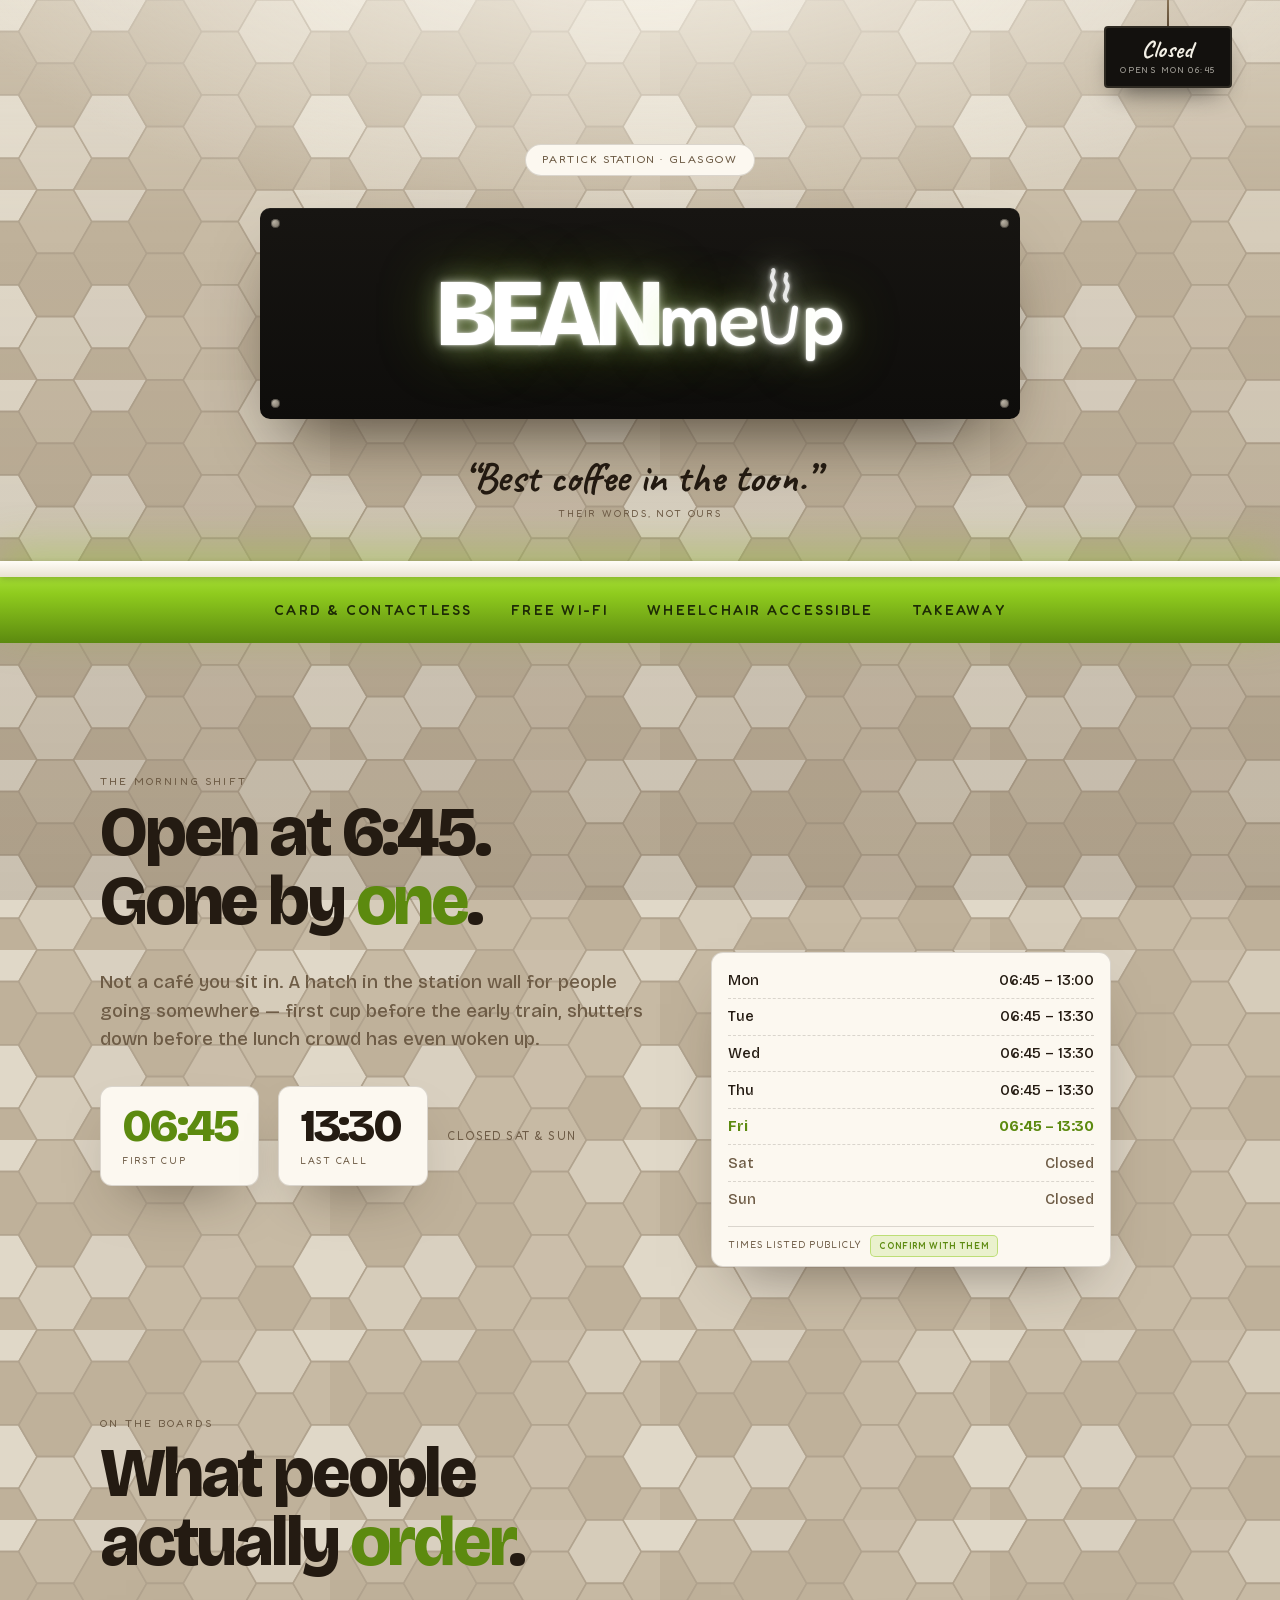
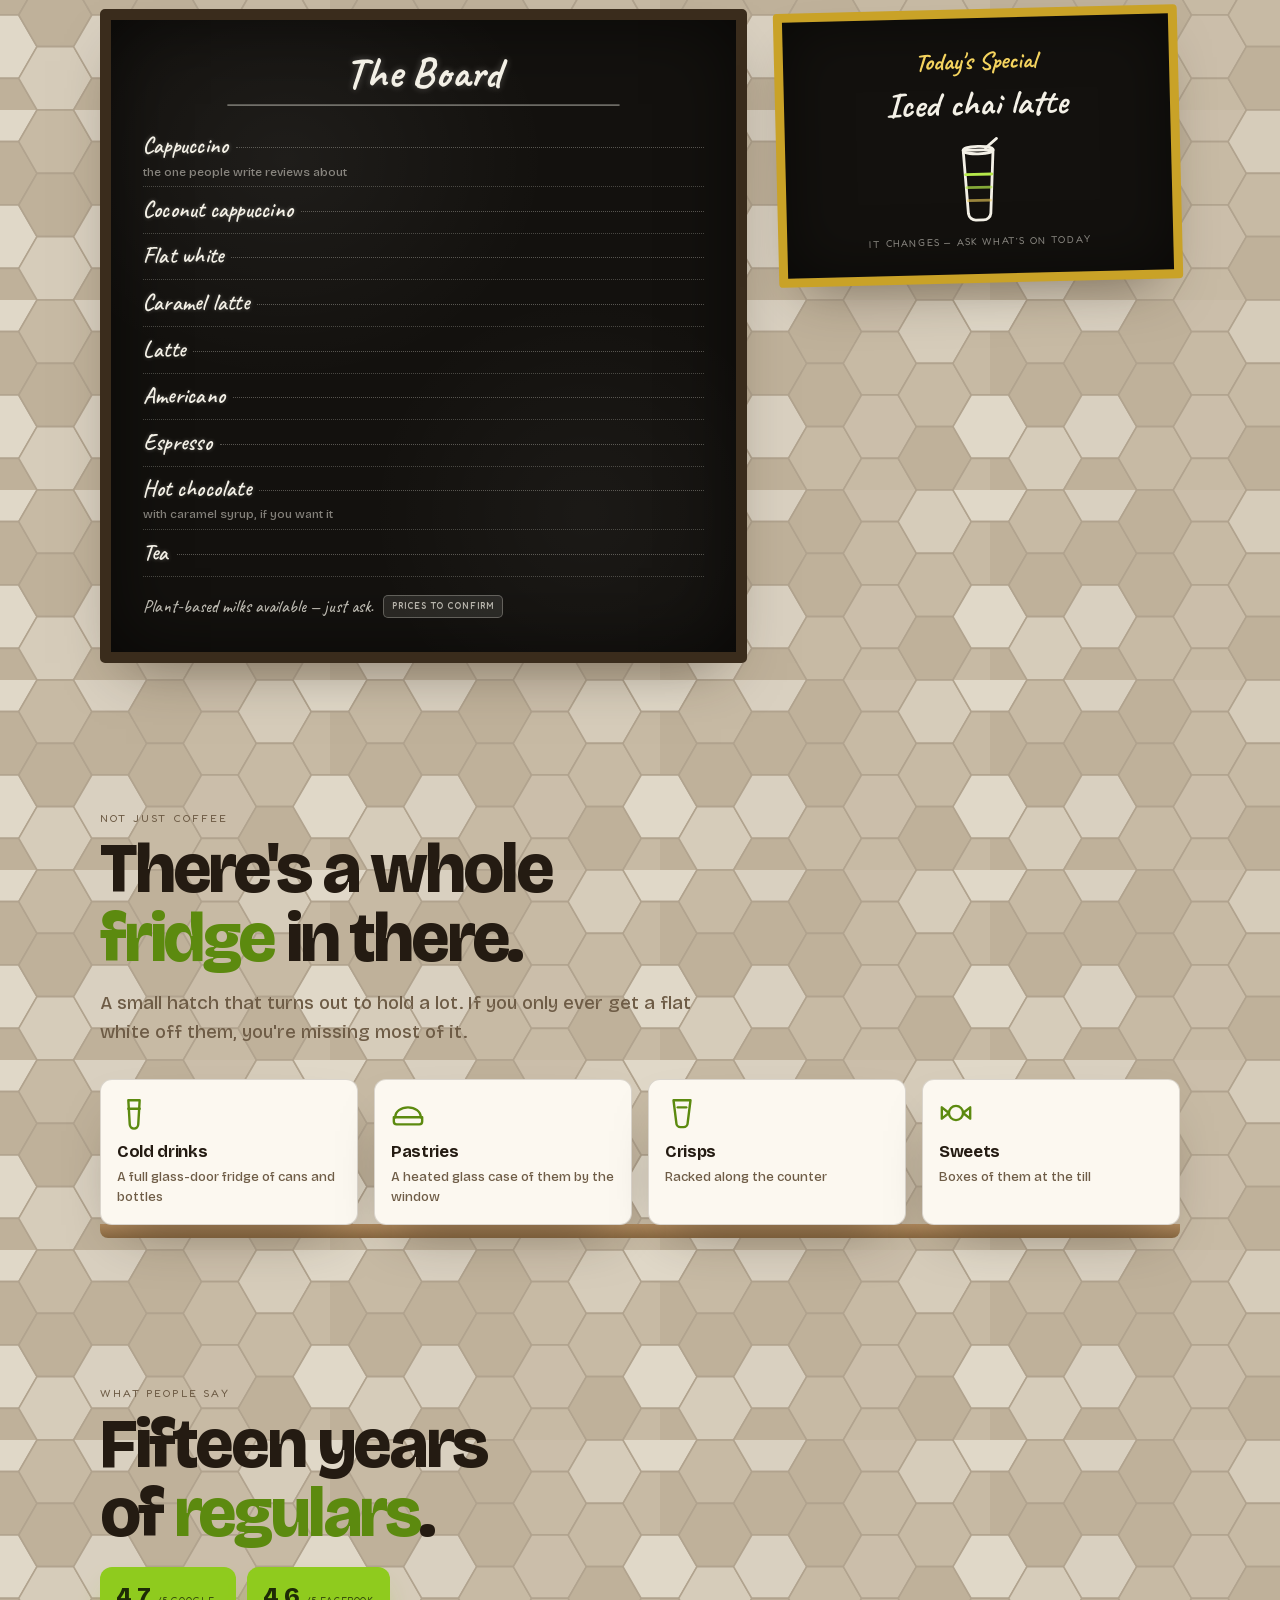
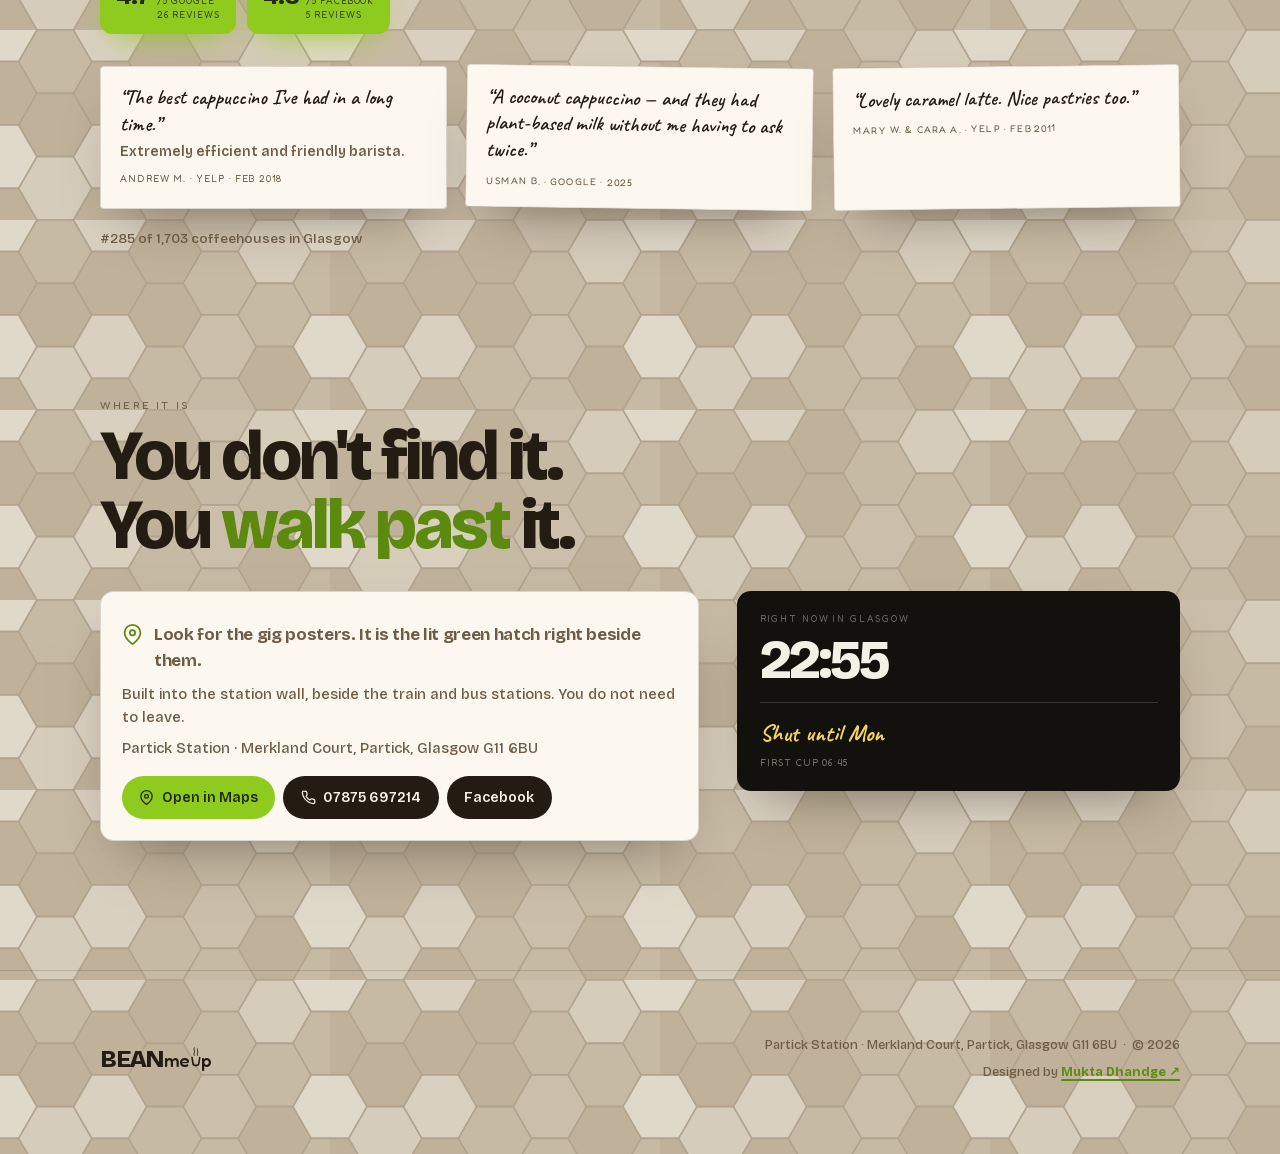
<file: index.html>
<!DOCTYPE html>
<html lang="en-GB">
<head>
<meta charset="UTF-8">
<meta name="viewport" content="width=device-width, initial-scale=1.0, viewport-fit=cover">
<title>Bean Me Up — Partick Station, Glasgow</title>
<meta name="description" content="Bean Me Up: the green hatch in the wall at Partick Station, Glasgow. Open 6:45, gone by one. Best coffee in the toon.">
<meta name="theme-color" content="#E0D8C8">
<!-- Unlisted on purpose: a pitch demo for a business Mukta does not own yet.
     Keep it out of Google until the owner has said yes. -->
<meta name="robots" content="noindex,nofollow">
<link rel="icon" href="assets/logo.svg" type="image/svg+xml">

<meta property="og:type" content="website">
<meta property="og:title" content="Bean Me Up — Partick Station">
<meta property="og:description" content="Open 6:45, gone by one. Best coffee in the toon.">

<!-- fonts live in this repo, not on Google: one host, nothing to fail separately -->
<link rel="stylesheet" href="assets/fonts.css">

<style>
/* =========================================================================
   THE WALL.

   Everything in this shop hangs on one surface: the warm hexagon-tiled back
   wall. The neon sign is screwed to it. The chalkboards hang off it. The green
   counter runs along the bottom of it.

   So the site is that wall, and every section is an object mounted on it.
   You scroll down it the way your eye travels down it while you queue.
   ========================================================================= */
:root{
  --wall-ink:#2A2016;
  --ink:#241B12;
  --muted:#6E5C46;
  --cream:#F7F1E6;
  --paper:#FCF8F0;

  --lime:#8FCB1E;
  --lime-lt:#B6EA4A;
  --lime-dk:#5C8A0F;

  --board:#13110E;
  --chalk:#F3F0E6;

  --rule:rgba(42,32,22,.16);
  --shadow:0 26px 54px -26px rgba(42,32,22,.5);
}
*{box-sizing:border-box;margin:0;padding:0}
html{scroll-behavior:smooth;-webkit-text-size-adjust:100%}
body{
  font-family:'Bricolage Grotesque',system-ui,-apple-system,sans-serif;
  color:var(--ink);line-height:1.55;overflow-x:hidden;
  -webkit-font-smoothing:antialiased;
  /* The wall is deliberately desaturated. Their tile is warm, but at full
     chroma it sat at ~40% saturation on a 38° hue — close enough to the lime
     (81°, 74%) that two loud warm colours fought over the whole page and the
     green lost. Quiet wall, loud brand. */
  background-color:#D2C8B5;
  background-image:url("assets/hex.svg");
  background-size:330px 190px;
}
a{color:inherit;text-decoration:none}
img,svg{display:block;max-width:100%}
.wrap{width:min(1080px,92vw);margin-inline:auto}

/* a soft light falling down the wall, so it is not a flat pattern */
body::before{
  content:"";position:fixed;inset:0;z-index:0;pointer-events:none;
  background:
    radial-gradient(ellipse 90% 55% at 50% -8%, rgba(255,252,244,.66), transparent 62%),
    linear-gradient(180deg, rgba(255,250,240,.24) 0%, transparent 26%, rgba(60,44,28,.14) 100%);
}
main,header,footer{position:relative;z-index:1}

/* ---------- the hanging sign ---------- */
.hanger{
  position:fixed;top:0;right:clamp(1rem,4vw,3rem);z-index:60;
  display:flex;flex-direction:column;align-items:center;
  transform-origin:50% 0;animation:swing 6.5s ease-in-out infinite;
}
@keyframes swing{0%,100%{transform:rotate(-1.6deg)}50%{transform:rotate(1.6deg)}}
.hanger .rope{width:2px;height:26px;background:linear-gradient(180deg,#8A7458,#5C4A34)}
.hanger .sign{
  background:var(--board);color:var(--chalk);border-radius:4px;
  padding:.55rem .9rem;text-align:center;box-shadow:0 14px 26px -12px rgba(0,0,0,.65);
  border:2px solid #2E2A22;
}
.hanger .sign b{
  display:block;font-family:'Caveat',cursive;font-size:1.5rem;font-weight:700;line-height:1;
}
.hanger .sign span{
  display:block;font-family:'Fredoka',sans-serif;font-size:.56rem;letter-spacing:.16em;
  text-transform:uppercase;opacity:.66;margin-top:.15rem;
}
.hanger.open .sign b{color:var(--lime-lt)}
@media(max-width:720px){
  .hanger{right:.7rem;transform:scale(.84);transform-origin:50% 0}
  .hanger .rope{height:16px}
}

/* ---------- hero: the neon on the wall ---------- */
.hero{padding:clamp(4.5rem,13vw,9rem) 0 clamp(2rem,5vw,3.5rem);text-align:center}
.plaque{
  display:inline-block;background:var(--paper);border:1px solid var(--rule);
  border-radius:999px;padding:.4rem 1rem;
  font-family:'Fredoka',sans-serif;font-size:.7rem;letter-spacing:.14em;
  text-transform:uppercase;color:var(--muted);
}

/* the sign is a dark panel screwed to the tile, with the tubes on it */
.signbox{
  position:relative;margin:clamp(1.2rem,3vw,2rem) auto 0;
  width:min(760px,100%);
  background:linear-gradient(180deg,#171512 0%,#0E0D0B 100%);
  border-radius:10px;padding:clamp(2rem,6vw,3.6rem) clamp(1rem,4vw,2.4rem);
  box-shadow:0 34px 70px -28px rgba(30,22,12,.75), inset 0 1px 0 rgba(255,255,255,.06);
}
.signbox .screw{position:absolute;width:9px;height:9px;border-radius:50%;
  background:radial-gradient(circle at 34% 32%,#B9B2A4,#6A6357);box-shadow:inset 0 0 0 1px rgba(0,0,0,.4)}
.signbox .screw.tl{top:11px;left:11px} .signbox .screw.tr{top:11px;right:11px}
.signbox .screw.bl{bottom:11px;left:11px} .signbox .screw.br{bottom:11px;right:11px}

.neon{display:inline-flex;align-items:baseline;white-space:nowrap;line-height:1}
.neon .caps{
  font-weight:800;text-transform:uppercase;letter-spacing:-.05em;
  font-size:var(--neon,clamp(2.4rem,10.5vw,6rem));
}
.neon .low{
  font-family:'Fredoka',sans-serif;font-weight:500;letter-spacing:-.015em;
  font-size:calc(var(--neon,clamp(2.4rem,10.5vw,6rem)) * .78);margin-left:.02em;
}
/* THE CUP. In their real sign the "u" of "up" is drawn as a cup with steam
   coming off it — Mukta spotted it in the photo. So it isn't a letter here,
   it's a tube bent into a tapered mug, sitting on the same baseline. */
.neon .cupwrap{
  font-size:calc(var(--neon,clamp(2.4rem,10.5vw,6rem)) * .78);
  display:inline-block;line-height:0;
}
.neon .cup{
  height:.83em;width:auto;overflow:visible;vertical-align:baseline;
  margin:0 .03em;
  fill:none;stroke:currentColor;stroke-width:12;stroke-linecap:round;stroke-linejoin:round;
}
.neon .cup .steam path{stroke-width:8;opacity:.8}
.neon.on .cup{
  filter:
    drop-shadow(0 0 2px rgba(255,255,255,.9))
    drop-shadow(0 0 8px rgba(255,255,255,.5))
    drop-shadow(0 0 22px rgba(226,255,170,.45));
}
@keyframes waft{
  0%,100%{transform:translateY(3px);opacity:.35}
  50%    {transform:translateY(-3px);opacity:.95}
}
.neon.on .cup .steam path{animation:waft 3.4s ease-in-out infinite}
.neon.on .cup .steam path:nth-child(2){animation-delay:-1.7s}
/* tubes off, then they strike */
.neon span{color:#3A3A36;text-shadow:none;transition:none}
/* a real tube reads white and sharp; the bloom is the air around it, not the
   glass. Keep the letterform crisp and push the haze outward. */
.neon.on span{
  color:#FFFFFF;
  text-shadow:
    0 0 2px rgba(255,255,255,.9),
    0 0 9px rgba(255,255,255,.55),
    0 0 26px rgba(226,255,170,.45),
    0 0 62px rgba(143,203,30,.38);
}
.neon.on{animation:strike 1.5s steps(1,end) 1}
@keyframes strike{
  0%,7%{opacity:.2}   9%{opacity:1}   12%{opacity:.25}
  16%{opacity:1}      19%{opacity:.4} 24%{opacity:1}
  27%{opacity:.7}     30%,100%{opacity:1}
}

.saying{
  margin-top:clamp(1.4rem,3.4vw,2.2rem);
  font-family:'Caveat',cursive;font-weight:700;
  font-size:clamp(1.6rem,4.6vw,2.6rem);line-height:1.1;color:var(--ink);
}
.saying small{
  display:block;font-family:'Fredoka',sans-serif;font-weight:400;
  font-size:.62rem;letter-spacing:.18em;text-transform:uppercase;
  color:var(--muted);margin-top:.5rem;
}

/* the lime counter, running the full width under the sign */
.counter{
  margin-top:clamp(1.6rem,4vw,2.6rem);
  background:linear-gradient(180deg,var(--lime-lt) 0%,var(--lime) 40%,var(--lime-dk) 100%);
  box-shadow:0 -12px 40px rgba(143,203,30,.34), inset 0 2px 0 rgba(255,255,255,.5);
}
.counter .top{height:16px;background:linear-gradient(180deg,#FFFDF7,#E9E2D2);box-shadow:0 2px 6px rgba(0,0,0,.18)}
.counter .face{
  display:flex;align-items:center;justify-content:center;gap:clamp(.8rem,3vw,2.4rem);
  flex-wrap:wrap;padding:clamp(.9rem,2.4vw,1.4rem) 1rem;
}
.counter .face b{
  font-family:'Fredoka',sans-serif;font-weight:500;font-size:clamp(.72rem,1.7vw,.88rem);
  letter-spacing:.16em;text-transform:uppercase;color:#1E2B06;
}

/* ---------- sections ---------- */
section{padding:clamp(2.8rem,6.5vw,4.6rem) 0}
.eyebrow{
  font-family:'Fredoka',sans-serif;font-size:.68rem;letter-spacing:.2em;
  text-transform:uppercase;color:var(--muted);
}
h2{
  font-size:clamp(2.1rem,7vw,4.4rem);line-height:.98;font-weight:800;
  letter-spacing:-.045em;margin-top:.5rem;
}
h2 .go{color:var(--lime-dk)}
.body{font-size:clamp(1rem,2.1vw,1.16rem);color:var(--muted);max-width:52ch;margin-top:1rem}

.pair{display:grid;grid-template-columns:1.1fr .9fr;gap:clamp(1.2rem,3vw,2.6rem);align-items:start;margin-top:1rem}
@media(max-width:880px){.pair{grid-template-columns:1fr;gap:1.2rem}}

/* the two big numbers, as enamel plates on the wall */
.hours{display:flex;gap:clamp(.7rem,2vw,1.2rem);flex-wrap:wrap;margin-top:clamp(1.4rem,3vw,2rem)}
.hours .h{
  background:var(--paper);border:1px solid var(--rule);border-radius:12px;
  padding:1rem 1.3rem;min-width:150px;box-shadow:var(--shadow);
}
.hours .h b{display:block;font-size:clamp(2rem,5.4vw,2.9rem);font-weight:800;letter-spacing:-.05em;line-height:1}
.hours .h.first b{color:var(--lime-dk)}
.hours .h span{
  display:block;margin-top:.3rem;font-family:'Fredoka',sans-serif;font-size:.6rem;
  letter-spacing:.18em;text-transform:uppercase;color:var(--muted);
}
.hours .shut{
  align-self:center;white-space:nowrap;font-family:'Fredoka',sans-serif;font-size:.72rem;letter-spacing:.1em;
  text-transform:uppercase;color:var(--muted);max-width:13ch;line-height:1.6;
}
.week{
  width:100%;max-width:400px;background:var(--paper);border:1px solid var(--rule);border-radius:12px;
  padding:.6rem 1rem;box-shadow:var(--shadow);
}
.week .r{display:flex;justify-content:space-between;gap:1rem;padding:.4rem 0;font-size:.92rem}
.week .r + .r{border-top:1px dashed var(--rule)}
.week .r.today{font-weight:700;color:var(--lime-dk)}
.week .r.shut span{color:var(--muted)}
.week .cap{
  margin-top:.5rem;padding-top:.5rem;border-top:1px solid var(--rule);
  font-family:'Fredoka',sans-serif;font-size:.6rem;letter-spacing:.1em;
  text-transform:uppercase;color:var(--muted);display:flex;gap:.5rem;align-items:center;flex-wrap:wrap;
}

/* ---------- chalkboards ---------- */
.boards{display:grid;grid-template-columns:1.6fr 1fr;gap:clamp(1rem,2.6vw,1.8rem);align-items:start;margin-top:clamp(1.4rem,3vw,2rem)}
@media(max-width:820px){.boards{grid-template-columns:1fr}}
.chalk{
  background:
    radial-gradient(ellipse 60% 50% at 28% 22%, rgba(255,255,255,.05), transparent 70%),
    radial-gradient(ellipse 50% 50% at 76% 78%, rgba(255,255,255,.035), transparent 70%),
    var(--board);
  border:11px solid #3A2C1C;border-radius:5px;color:var(--chalk);
  padding:clamp(1.1rem,3vw,2rem);
  box-shadow:var(--shadow), inset 0 0 70px rgba(0,0,0,.55);
}
.chalk h3{
  font-family:'Caveat',cursive;font-weight:700;font-size:clamp(1.9rem,5vw,2.7rem);
  line-height:1;text-align:center;text-shadow:0 0 7px rgba(243,240,230,.28);
}
.chalk .hr{height:2px;background:rgba(243,240,230,.4);width:70%;margin:.55rem auto 1.1rem;border-radius:2px;
  clip-path:inset(0 100% 0 0);transition:clip-path 1s cubic-bezier(.22,1,.36,1) .15s}
.chalk.in .hr{clip-path:inset(0 0 0 0)}
.list{list-style:none}
.list li{padding:.34rem 0;border-bottom:1px dotted rgba(243,240,230,.24)}
.list .row{display:flex;align-items:baseline;gap:.5rem}
.list .nm{font-family:'Caveat',cursive;font-weight:600;font-size:1.4rem;letter-spacing:.01em;text-shadow:0 0 4px rgba(243,240,230,.3)}
.list .lead{flex:1;border-bottom:1px dotted rgba(243,240,230,.3);translate:0 -5px}
.list .pr{font-family:'Caveat',cursive;font-weight:700;font-size:1.3rem;color:rgba(243,240,230,.85)}
.list .nt{display:block;font-size:.74rem;color:rgba(243,240,230,.5);margin-top:-.1rem}
/* chalk goes on left to right, as if written */
.write{clip-path:inset(0 100% 0 0);transition:clip-path .55s cubic-bezier(.22,1,.36,1)}
.chalk.in .write{clip-path:inset(0 0 0 0)}
.boardfoot{
  margin-top:1rem;font-family:'Caveat',cursive;font-size:1.1rem;color:rgba(243,240,230,.75);
  display:flex;gap:.6rem;align-items:center;flex-wrap:wrap;
}

/* the special board, hung slightly askew like a real one */
.special{
  background:var(--board);border:9px solid #C9A227;border-radius:4px;color:var(--chalk);
  padding:clamp(1rem,2.6vw,1.5rem);text-align:center;rotate:-1.4deg;
  box-shadow:var(--shadow), inset 0 0 60px rgba(0,0,0,.5);
}
.special .tag{font-family:'Caveat',cursive;font-size:1.55rem;font-weight:700;color:#F4D35E}
.special b{display:block;font-family:'Caveat',cursive;font-weight:700;font-size:clamp(1.6rem,4.4vw,2.2rem);line-height:1.1;margin-top:.3rem}
.special .glass{margin:.8rem auto .2rem;width:56px}
.special i{
  display:block;font-style:normal;font-family:'Fredoka',sans-serif;font-size:.62rem;
  letter-spacing:.12em;text-transform:uppercase;color:rgba(243,240,230,.5);margin-top:.5rem;
}

/* ---------- the shelf ---------- */
.shelf{margin-top:clamp(1.4rem,3vw,2rem)}
.things{display:grid;grid-template-columns:repeat(4,1fr);gap:clamp(.6rem,1.6vw,1rem)}
@media(max-width:820px){.things{grid-template-columns:repeat(2,1fr)}}
.thing{
  background:var(--paper);border:1px solid var(--rule);border-radius:12px;
  padding:1rem;box-shadow:var(--shadow);
}
.thing .ic{width:34px;height:34px;margin-bottom:.6rem}
.thing b{display:block;font-size:1.02rem;font-weight:700;letter-spacing:-.02em}
.thing span{display:block;font-size:.82rem;color:var(--muted);margin-top:.15rem}
.plank{
  height:14px;margin-top:-1px;border-radius:0 0 8px 8px;
  background:linear-gradient(180deg,#B08A5E,#8A6942);
  box-shadow:0 12px 22px -12px rgba(42,32,22,.7);
}

/* ---------- reviews ---------- */
.notes{display:grid;grid-template-columns:repeat(3,1fr);gap:clamp(.8rem,2vw,1.2rem);margin-top:clamp(1.4rem,3vw,2rem)}
@media(max-width:880px){.notes{grid-template-columns:1fr}}
.note{
  background:var(--paper);border:1px solid var(--rule);border-radius:4px;
  padding:1.1rem 1.2rem;box-shadow:var(--shadow);position:relative;
}
.note:nth-child(2){rotate:.8deg}
.note:nth-child(3){rotate:-.7deg}
.note p{font-family:'Caveat',cursive;font-size:1.28rem;font-weight:600;line-height:1.3}
.note .x{font-size:.86rem;color:var(--muted);margin-top:.35rem;font-family:'Bricolage Grotesque',sans-serif}
.note cite{
  display:block;margin-top:.7rem;font-style:normal;font-family:'Fredoka',sans-serif;
  font-size:.6rem;letter-spacing:.12em;text-transform:uppercase;color:var(--muted);
}
.scores{display:flex;gap:.7rem;flex-wrap:wrap;margin-top:1.2rem;align-items:center}
.score{
  background:var(--lime);border-radius:12px;padding:.7rem 1rem;display:flex;align-items:baseline;gap:.45rem;
  box-shadow:0 14px 30px -14px rgba(143,203,30,.9);
}
.score b{font-size:1.5rem;font-weight:800;letter-spacing:-.04em;color:#1E2B06}
.score span{font-family:'Fredoka',sans-serif;font-size:.58rem;letter-spacing:.1em;text-transform:uppercase;color:#33470C;line-height:1.55}

/* ---------- where ---------- */
.where{display:grid;grid-template-columns:1.15fr .85fr;gap:clamp(1.2rem,3vw,2.4rem);align-items:start;margin-top:clamp(1.4rem,3vw,2rem)}
@media(max-width:880px){.where{grid-template-columns:1fr}}
.card{background:var(--paper);border:1px solid var(--rule);border-radius:14px;padding:1.3rem;box-shadow:var(--shadow)}
.card .lead2{display:flex;gap:.7rem;align-items:flex-start;font-size:1.05rem;font-weight:700;letter-spacing:-.02em}
.card .lead2 svg{width:21px;height:21px;flex:0 0 21px;margin-top:2px;stroke:var(--lime-dk);fill:none;stroke-width:2;stroke-linecap:round;stroke-linejoin:round}
.card p{font-size:.92rem;color:var(--muted);margin-top:.55rem}
.links{display:flex;gap:.5rem;flex-wrap:wrap;margin-top:1rem}
.pill{
  display:inline-flex;align-items:center;gap:.45rem;background:var(--ink);color:var(--cream);
  border-radius:999px;padding:.65rem 1.1rem;font-size:.88rem;font-weight:600;
  transition:transform .18s ease,background .18s ease;
}
.pill:hover{transform:translateY(-2px)}
.pill.go{background:var(--lime);color:#1E2B06}
.pill svg{width:15px;height:15px;stroke:currentColor;fill:none;stroke-width:2;stroke-linecap:round;stroke-linejoin:round}

.now{
  background:var(--board);color:var(--chalk);border-radius:14px;padding:1.3rem 1.4rem;box-shadow:var(--shadow);
}
.now .lbl{font-family:'Fredoka',sans-serif;font-size:.58rem;letter-spacing:.2em;text-transform:uppercase;color:rgba(243,240,230,.4)}
.now .t{font-size:clamp(2.4rem,6vw,3.4rem);font-weight:800;letter-spacing:-.05em;line-height:1;margin-top:.4rem}
.now .msg{margin-top:.9rem;padding-top:.8rem;border-top:1px solid rgba(243,240,230,.16);font-family:'Caveat',cursive;font-size:1.45rem;font-weight:700}
.now.open .msg{color:var(--lime-lt)}
.now.shut .msg{color:#F4D35E}
.now .sub{font-family:'Fredoka',sans-serif;font-size:.6rem;letter-spacing:.12em;text-transform:uppercase;color:rgba(243,240,230,.45);margin-top:.25rem}

/* ---------- footer ---------- */
footer{padding:clamp(2.4rem,6vw,4rem) 0 clamp(3rem,7vw,4.5rem);border-top:1px solid var(--rule);margin-top:clamp(2rem,5vw,3.5rem)}
.foot{display:flex;justify-content:space-between;gap:1.4rem;flex-wrap:wrap;align-items:center}
.foot .neon{--neon:1.5rem}
.foot .neon span{color:var(--ink);text-shadow:none}
.foot p{font-size:.8rem;color:var(--muted)}
.footend{text-align:right}
@media(max-width:720px){.footend{text-align:left}}
/* the signature — same line, same link, as the other shops she's built */
.credit{margin-top:.45rem}
.credit a{color:var(--lime-dk);font-weight:700;text-decoration:underline;
  text-underline-offset:3px;text-decoration-thickness:2px}
.credit a::after{content:" ↗";text-decoration:none}

.chip{
  display:inline-block;font-family:'Fredoka',sans-serif;font-size:.56rem;letter-spacing:.12em;
  text-transform:uppercase;padding:.2rem .5rem;border-radius:5px;font-weight:500;
  background:rgba(143,203,30,.16);color:var(--lime-dk);border:1px solid rgba(143,203,30,.5);
}
.chalk .chip,.now .chip{background:rgba(243,240,230,.1);color:rgba(243,240,230,.7);border-color:rgba(243,240,230,.28)}

/* ---------- on a phone ----------
   Checked on a 390px screen. Three things were out of proportion:
   the tile was drawn at desktop size so barely one hexagon fitted across;
   the hanging Open sign was landing on top of the Partick plaque; and the
   neon only filled 56% of its panel, so the sign read small inside a big
   empty box. Everything here is sizing — nothing moves or disappears. */
@media(max-width:720px){
  body{background-size:190px 110px}
  .hero{padding-top:6.5rem}                 /* give the sign room to swing */
  .signbox{padding:1.7rem 1rem}
  .neon{--neon:13.5vw}                      /* fills ~74% of the panel now */
  .saying{font-size:clamp(1.5rem,7vw,2.2rem)}
}

/* ---------- arrive ---------- */
.up{opacity:0;transform:translateY(20px);transition:opacity .7s cubic-bezier(.22,1,.36,1),transform .7s cubic-bezier(.22,1,.36,1)}
body.js .up.in,body:not(.js) .up{opacity:1;transform:none}
body:not(.js) .up{opacity:1;transform:none}
@media(prefers-reduced-motion:reduce){
  html{scroll-behavior:auto}
  .hanger,.neon.on,.neon.on .cup .steam path{animation:none}
  .neon .cup .steam path{opacity:.8}
  .up{opacity:1;transform:none;transition:none}
  .write,.chalk .hr{clip-path:none;transition:none}
}
</style>
</head>
<body>

<div class="hanger" id="hanger" role="status">
  <div class="rope"></div>
  <div class="sign"><b id="sign-b">—</b><span id="sign-s"></span></div>
</div>

<main>

  <!-- ===== the sign on the wall ===== -->
  <header class="hero">
    <div class="wrap">
      <span class="plaque up">Partick Station · Glasgow</span>
      <div class="signbox up">
        <i class="screw tl"></i><i class="screw tr"></i><i class="screw bl"></i><i class="screw br"></i>
        <span class="neon" id="neon" role="img" aria-label="Bean Me Up"><span class="caps">Bean</span><span class="low">me</span><span class="cupwrap"><svg class="cup" viewBox="-4 0 76 121" aria-hidden="true"><g class="steam"><path d="M22 34C9 19 33 9 21-6 15-14 25-19 22-25"/><path d="M48 34C36 21 58 12 47-1 42-8 50-12 47-17"/></g><path d="M4 50 10 90a24 24 0 0 0 48 0L64 50"/></svg></span><span class="low">p</span></span>
      </div>
      <p class="saying up">“Best coffee in the toon.”<small>Their words, not ours</small></p>
    </div>
    <div class="counter up">
      <div class="top"></div>
      <div class="face" id="counter-face"></div>
    </div>
  </header>

  <!-- ===== the hours ===== -->
  <section id="hours">
    <div class="wrap">
      <p class="eyebrow up">The morning shift</p>
      <h2 class="up">Open at 6:45.<br>Gone by <span class="go">one</span>.</h2>
      <div class="pair">
        <div>
          <p class="body up">Not a café you sit in. A hatch in the station wall for people going somewhere — first cup before the early train, shutters down before the lunch crowd has even woken up.</p>
          <div class="hours up" id="hours-big"></div>
        </div>
        <div class="week up" id="week"></div>
      </div>
    </div>
  </section>

  <!-- ===== the boards ===== -->
  <section id="board">
    <div class="wrap">
      <p class="eyebrow up">On the boards</p>
      <h2 class="up">What people<br>actually <span class="go">order</span>.</h2>
      <div class="boards">
        <div class="chalk up" id="chalk">
          <h3 class="write">The Board</h3>
          <div class="hr"></div>
          <ul class="list" id="list"></ul>
          <p class="boardfoot write" id="chalk-foot"></p>
        </div>
        <div class="special up" id="special"></div>
      </div>
    </div>
  </section>

  <!-- ===== the shelf ===== -->
  <section id="more">
    <div class="wrap">
      <p class="eyebrow up">Not just coffee</p>
      <h2 class="up">There's a whole<br><span class="go">fridge</span> in there.</h2>
      <p class="body up">A small hatch that turns out to hold a lot. If you only ever get a flat white off them, you're missing most of it.</p>
      <div class="shelf up">
        <div class="things" id="things"></div>
        <div class="plank"></div>
      </div>
    </div>
  </section>

  <!-- ===== reviews ===== -->
  <section id="says">
    <div class="wrap">
      <p class="eyebrow up">What people say</p>
      <h2 class="up">Fifteen years<br>of <span class="go">regulars</span>.</h2>
      <div class="scores up" id="scores"></div>
      <div class="notes" id="notes"></div>
      <p class="body up" id="rank" style="font-size:.86rem;margin-top:1.2rem"></p>
    </div>
  </section>

  <!-- ===== where ===== -->
  <section id="where">
    <div class="wrap">
      <p class="eyebrow up">Where it is</p>
      <h2 class="up">You don't find it.<br>You <span class="go">walk past</span> it.</h2>
      <div class="where">
        <div class="card up" id="place"></div>
        <div class="now up" id="now"></div>
      </div>
    </div>
  </section>

</main>

<footer>
  <div class="wrap foot">
    <span class="neon" role="img" aria-label="Bean Me Up"><span class="caps">Bean</span><span class="low">me</span><span class="cupwrap"><svg class="cup" viewBox="-4 0 76 121" aria-hidden="true"><g class="steam"><path d="M22 34C9 19 33 9 21-6 15-14 25-19 22-25"/><path d="M48 34C36 21 58 12 47-1 42-8 50-12 47-17"/></g><path d="M4 50 10 90a24 24 0 0 0 48 0L64 50"/></svg></span><span class="low">p</span></span>
    <div class="footend">
      <p id="legal"></p>
      <p class="credit">Designed by <a href="https://apeq591.github.io/mukta-card/" target="_blank" rel="noopener">Mukta Dhandge</a></p>
    </div>
  </div>
</footer>

<script src="assets/data.js"></script>
<script src="assets/clock.js"></script>
<script src="assets/wall.js"></script>
</body>
</html>
</file>
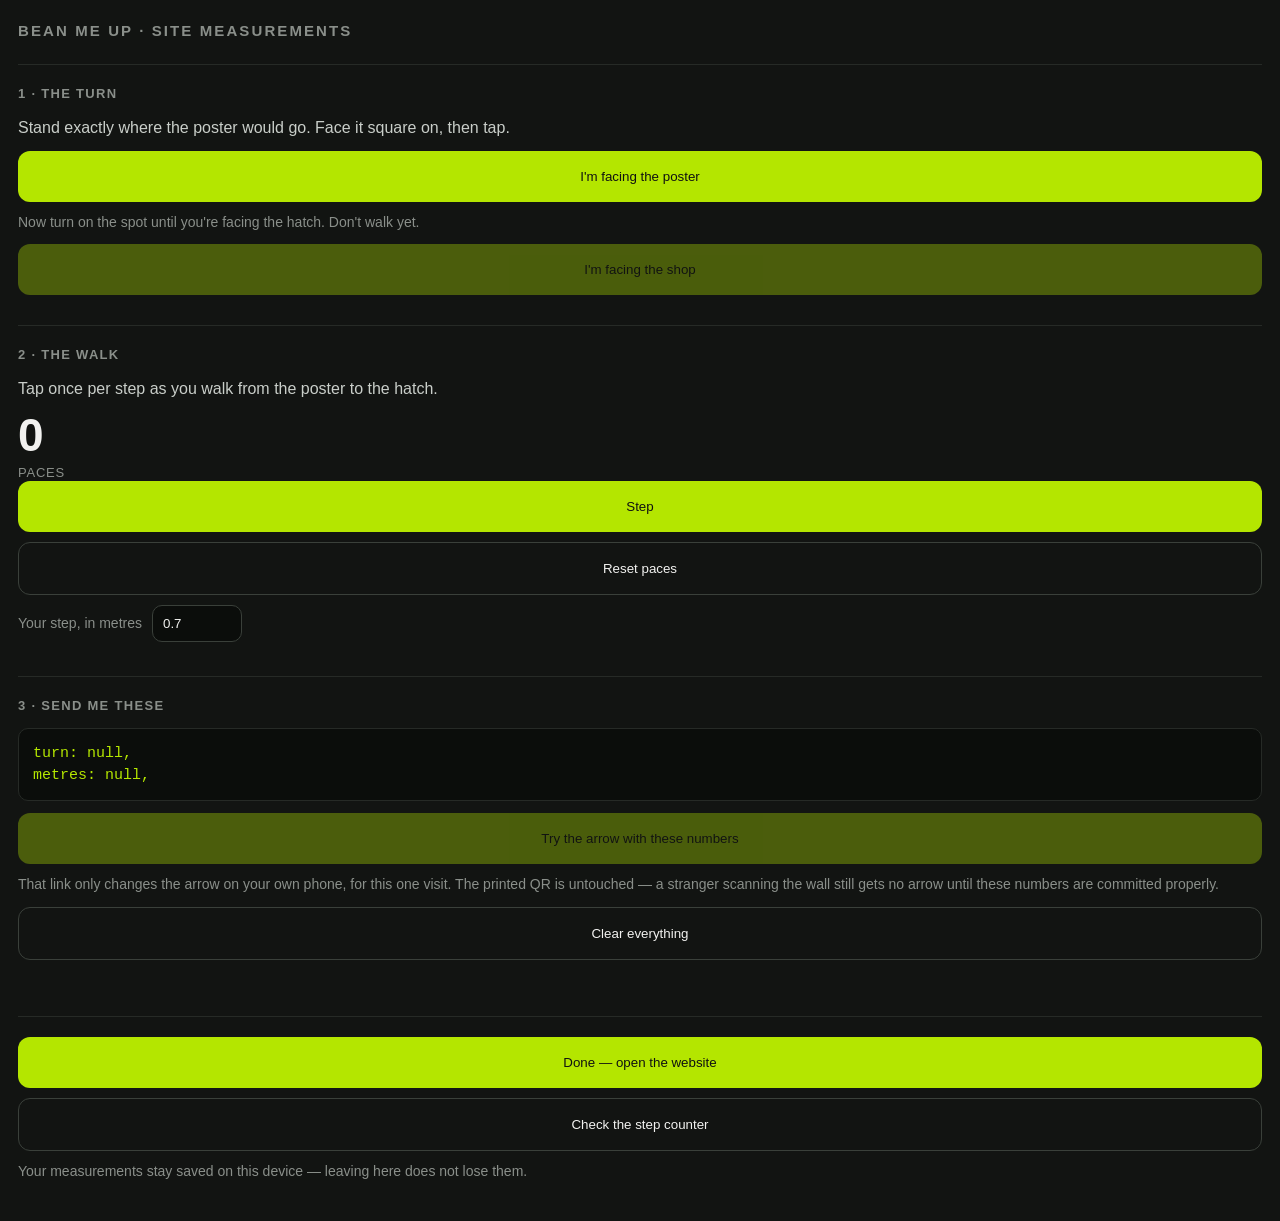
<file: measure.html>
<!doctype html>
<html lang="en-GB">
<head>
<meta charset="utf-8">
<meta name="viewport" content="width=device-width,initial-scale=1,viewport-fit=cover">
<meta name="robots" content="noindex,nofollow">
<title>Measure — poster to shop</title>
<!--
  A tool, not part of the site. Nothing links here and nothing here is branded;
  the owner should never see it.

  It answers the two things data.js is missing for a poster:
    turn   — degrees to rotate FROM FACING THE POSTER to face the shop
    metres — how far the walk is

  The heading maths is deliberately IDENTICAL to assets/scan.js: same
  `webkitCompassHeading ?? alpha`, same ((a - zero) + 360) % 360. If the two
  ever disagreed, the measured number would not be the number the arrow uses,
  and the whole exercise would be pointless.

  Absolute heading in a steel station is junk. A DIFFERENCE between two
  headings taken seconds apart in the same spot is fine — the distortion sits
  in both readings and largely cancels. That is the only reason this works.
-->
<style>
  :root { --ink:#F2F2F0; --dim:#8A8F8A; --lime:#B4E600; --bg:#121412; }
  * { box-sizing:border-box; -webkit-tap-highlight-color:transparent; }
  body {
    margin:0; padding:20px 18px calc(28px + env(safe-area-inset-bottom));
    background:var(--bg); color:var(--ink); min-height:100vh;
    font:16px/1.45 -apple-system,BlinkMacSystemFont,"Segoe UI",Roboto,sans-serif;
  }
  h1 { font-size:15px; letter-spacing:.14em; text-transform:uppercase; color:var(--dim);
       margin:0 0 22px; font-weight:600; }
  section { border-top:1px solid #262A26; padding:20px 0; }
  h2 { font-size:13px; letter-spacing:.1em; text-transform:uppercase; color:var(--dim);
       margin:0 0 12px; font-weight:600; }
  p { margin:0 0 12px; color:#C9CEC9; }
  .hint { font-size:14px; color:var(--dim); }
  button {
    font:600 17px/1 inherit; color:#101210; background:var(--lime);
    border:0; border-radius:12px; padding:18px 20px; width:100%;
    margin:0 0 10px; cursor:pointer;
  }
  button.ghost { background:transparent; color:var(--ink); border:1px solid #3A403A; }
  button:disabled { opacity:.35; }
  .grid { display:grid; grid-template-columns:1fr 1fr; gap:8px; }
  .grid button { margin:0; font-size:15px; padding:15px 8px; }
  .big { font-size:46px; font-weight:700; letter-spacing:-.02em; line-height:1; margin:6px 0 2px; }
  .big small { display:block; font-size:13px; font-weight:500; color:var(--dim);
               letter-spacing:.06em; text-transform:uppercase; margin-top:8px; }
  code { display:block; white-space:pre; background:#0B0D0B; border:1px solid #262A26;
         border-radius:10px; padding:14px; font-size:15px; color:var(--lime);
         font-family:ui-monospace,Menlo,monospace; margin:0 0 12px; }
  a.go { display:block; text-align:center; text-decoration:none; }
  .warn { color:#E8A33D; font-size:14px; }
  input { font:600 17px inherit; width:90px; padding:10px; border-radius:10px;
          border:1px solid #3A403A; background:#0B0D0B; color:var(--ink); }
  label { font-size:14px; color:var(--dim); }
  .row { display:flex; align-items:center; gap:10px; margin:0 0 14px; }
  /* every tool page needs a way out of it */
  a { text-decoration:none; display:block; }
  .out { margin-top:26px; border-top:1px solid #262A26; padding-top:20px; }
</style>
</head>
<body>

<h1>Bean Me Up · site measurements</h1>

<section>
  <h2>1 · The turn</h2>
  <p>Stand exactly where the poster would go. Face it square on, then tap.</p>
  <button id="zero">I'm facing the poster</button>
  <p class="hint">Now turn on the spot until you're facing the hatch. Don't walk yet.</p>
  <button id="mark" disabled>I'm facing the shop</button>
  <p class="warn" id="compass-warn" hidden></p>

  <div id="manual" hidden>
    <p class="hint">No compass reading — pick the closest by eye. Rounded to 45&deg; is plenty;
       the arrow needs to not point backwards, not survey the place.</p>
    <div class="grid">
      <button class="ghost" data-deg="0">Straight ahead</button>
      <button class="ghost" data-deg="45">Half right</button>
      <button class="ghost" data-deg="90">Hard right</button>
      <button class="ghost" data-deg="135">Back right</button>
      <button class="ghost" data-deg="180">Behind me</button>
      <button class="ghost" data-deg="225">Back left</button>
      <button class="ghost" data-deg="270">Hard left</button>
      <button class="ghost" data-deg="315">Half left</button>
    </div>
  </div>
</section>

<section>
  <h2>2 · The walk</h2>
  <p>Tap once per step as you walk from the poster to the hatch.</p>
  <div class="big" id="paces">0<small>paces</small></div>
  <button id="step">Step</button>
  <button id="resetpaces" class="ghost">Reset paces</button>
  <div class="row">
    <label for="stride">Your step, in metres</label>
    <input id="stride" type="number" inputmode="decimal" step="0.05" min="0.3" max="1.2" value="0.7">
  </div>
</section>

<section>
  <h2>3 · Send me these</h2>
  <code id="out">turn: null,
metres: null,</code>
  <a class="go" id="demo" href="#"><button disabled id="demobtn">Try the arrow with these numbers</button></a>
  <p class="hint">That link only changes the arrow on your own phone, for this one visit.
     The printed QR is untouched — a stranger scanning the wall still gets no arrow
     until these numbers are committed properly.</p>
  <button class="ghost" id="wipe">Clear everything</button>
</section>

<div class="out">
  <a href="index.html"><button>Done — open the website</button></a>
  <a href="sensors.html"><button class="ghost">Check the step counter</button></a>
</div>
<p class="hint">Your measurements stay saved on this device — leaving here does not lose them.</p>

<script>
/* ---------- storage: handy, never load-bearing ---------- */
const KEY = 'bmu.measure';
const save = (o) => { try { localStorage.setItem(KEY, JSON.stringify(o)); } catch (e) {} };
const load = () => { try { return JSON.parse(localStorage.getItem(KEY)) || {}; } catch (e) { return {}; } };

let state = { turn: null, paces: 0, stride: 0.7, ...load() };

const $ = (id) => document.getElementById(id);

/* ---------- readout ---------- */
function metres() {
  if (!state.paces) return null;
  return Math.round(state.paces * state.stride);
}

function render() {
  $('paces').innerHTML = state.paces + '<small>paces' +
    (metres() ? ' &middot; about ' + metres() + 'm' : '') + '</small>';
  $('stride').value = state.stride;

  $('out').textContent =
    'turn: ' + (state.turn == null ? 'null' : state.turn) + ',\n' +
    'metres: ' + (metres() == null ? 'null' : metres()) + ',';

  const ready = state.turn != null;
  $('demobtn').disabled = !ready;
  // act=open so the path screen comes up whatever the clock says — this tool
  // gets used in a living room at night as much as on a platform at seven.
  $('demo').href = ready
    ? 'scan.html?p=barriers&act=open&turn=' + state.turn + (metres() ? '&m=' + metres() : '')
    : '#';

  save(state);
}

/* ---------- the turn ----------
   Same reading and same formula as scan.js, on purpose. */
let zero = null, latest = null, listening = false;

const onTurn = (e) => {
  const a = e.webkitCompassHeading ?? e.alpha;
  if (a == null) return;
  latest = a;
};

function listen() {
  window.addEventListener('deviceorientation', onTurn);
  listening = true;
  // If nothing arrives, the phone is not going to give us one — offer the buttons.
  setTimeout(() => { if (latest == null) fallback('No compass reading from this phone.'); }, 1500);
}

function fallback(why) {
  $('compass-warn').textContent = why + ' Use the buttons below instead.';
  $('compass-warn').hidden = false;
  $('manual').hidden = false;
}

$('zero').addEventListener('click', async () => {
  if (!window.DeviceOrientationEvent) return fallback('This browser has no compass.');

  // iOS only grants orientation on an explicit tap, which is what this is.
  if (typeof DeviceOrientationEvent.requestPermission === 'function') {
    try {
      const r = await DeviceOrientationEvent.requestPermission();
      if (r !== 'granted') return fallback('Motion access was declined.');
    } catch (e) { return fallback('Motion access could not be requested.'); }
  }
  if (!listening) listen();

  zero = latest;
  if (zero == null) {
    // permission is fine, the first reading just has not landed yet
    setTimeout(() => {
      zero = latest;
      if (zero == null) fallback('No compass reading from this phone.');
      else { $('mark').disabled = false; $('zero').textContent = 'Facing the poster ✓ — tap to redo'; }
    }, 600);
    return;
  }
  $('mark').disabled = false;
  $('zero').textContent = 'Facing the poster ✓ — tap to redo';
});

$('mark').addEventListener('click', () => {
  if (zero == null || latest == null) return fallback('Lost the compass reading.');
  state.turn = Math.round(((latest - zero) + 360) % 360) % 360;
  render();
});

document.querySelectorAll('#manual button').forEach((b) => {
  b.addEventListener('click', () => { state.turn = Number(b.dataset.deg); render(); });
});

/* ---------- the walk ---------- */
$('step').addEventListener('click', () => { state.paces++; render(); });
$('resetpaces').addEventListener('click', () => { state.paces = 0; render(); });
$('stride').addEventListener('change', () => {
  const v = Number($('stride').value);
  state.stride = Number.isFinite(v) && v >= 0.3 && v <= 1.2 ? v : 0.7;
  render();
});

$('wipe').addEventListener('click', () => {
  state = { turn: null, paces: 0, stride: 0.7 };
  zero = null;
  $('mark').disabled = true;
  $('zero').textContent = "I'm facing the poster";
  render();
});

render();
</script>
</body>
</html>
</file>
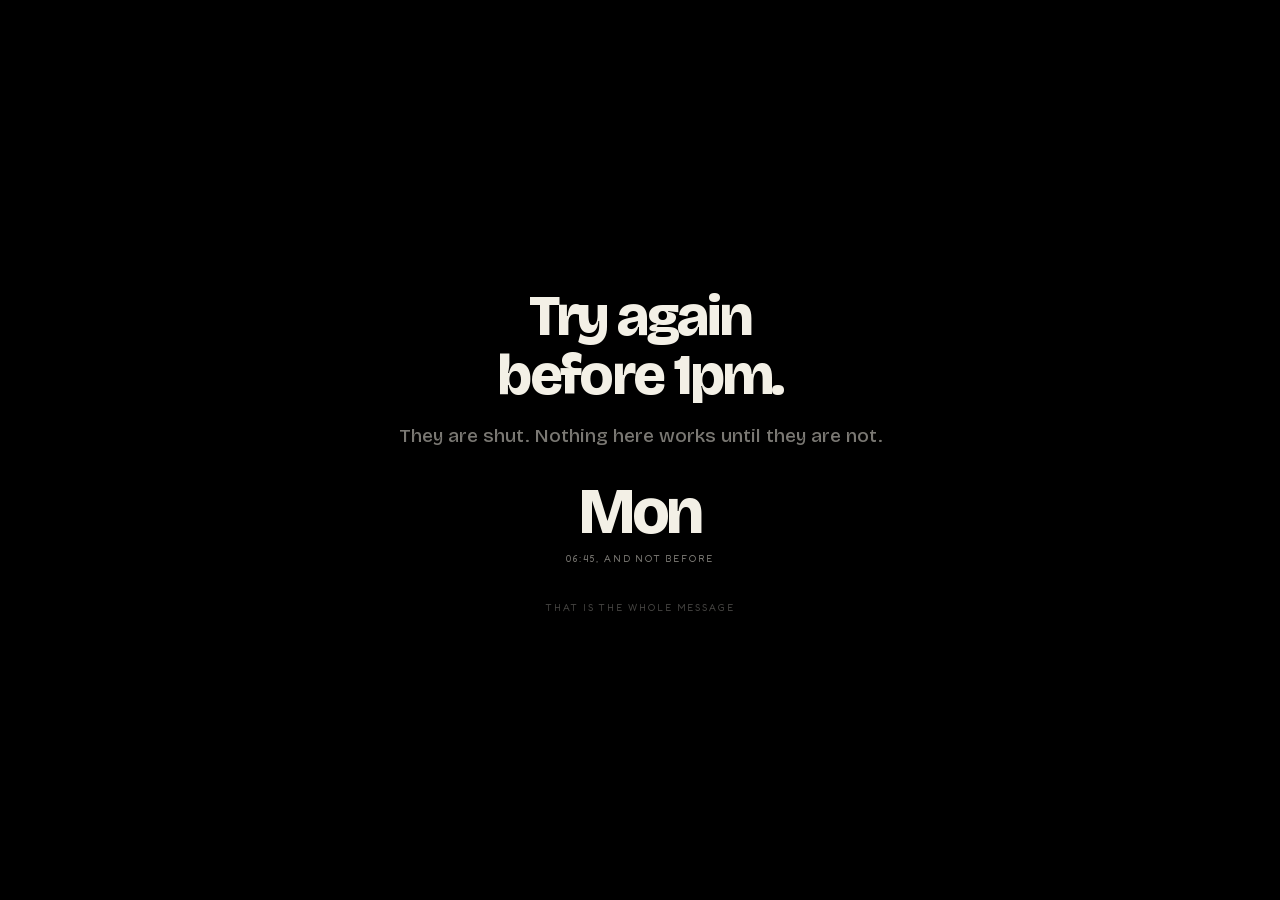
<file: scan.html>
<!DOCTYPE html>
<html lang="en-GB">
<head>
<meta charset="UTF-8">
<meta name="viewport" content="width=device-width, initial-scale=1.0, viewport-fit=cover">
<title>…</title>
<meta name="robots" content="noindex,nofollow">
<meta name="theme-color" content="#000000">
<!-- an anonymous tab. a favicon of their logo would give the game away -->
<link rel="icon" href="data:,">
<!-- fonts live in this repo, not on Google: one host, nothing to fail separately -->
<link rel="stylesheet" href="assets/fonts.css">

<style>
/* =========================================================================
   THE SCAN.

   The poster says one thing: "DON'T SCAN THIS AFTER 1PM." No logo, no name,
   no green — nothing that gives it away. This page is the only place the
   secret exists.

   Three acts:
     1. TOO LATE  — they're shut. You're told to come back. That's the hook.
     2. THE SECRET — they're open. The tubes strike on in your hand.
     3. THE WAY    — arrows to the hatch, with a skip for anyone in a hurry.

   The title is "…" on purpose. A tab that says "Bean Me Up" ruins it.
   ========================================================================= */
:root{
  --lime:#8FCB1E; --lime-lt:#B6EA4A; --lime-dk:#5C8A0F;
  --chalk:#F3F0E6; --dim:rgba(243,240,230,.5);
}
*{box-sizing:border-box;margin:0;padding:0}
html,body{height:100%}
body{
  background:#000;color:var(--chalk);
  font-family:'Bricolage Grotesque',system-ui,-apple-system,sans-serif;
  -webkit-font-smoothing:antialiased;overflow:hidden;
  display:flex;align-items:center;justify-content:center;
  padding:max(1.5rem,env(safe-area-inset-top)) 1.5rem max(1.5rem,env(safe-area-inset-bottom));
}
button{font:inherit;color:inherit;background:none;border:0;cursor:pointer}

.act{display:none;width:min(560px,100%);text-align:center}
.act.live{display:block}

h1{
  font-size:clamp(2.1rem,9vw,3.6rem);line-height:1.02;font-weight:800;letter-spacing:-.045em;
}
.sub{margin-top:1.1rem;font-size:clamp(1rem,4vw,1.2rem);color:var(--dim);line-height:1.5}
.sub b{color:var(--lime-lt)}
.hand{font-family:'Caveat',cursive;font-weight:700;font-size:clamp(1.6rem,6.5vw,2.2rem);color:var(--lime-lt)}
.tiny{
  margin-top:2.4rem;font-family:'Fredoka',sans-serif;font-size:.6rem;letter-spacing:.2em;
  text-transform:uppercase;color:rgba(243,240,230,.28)
}

/* ---------- act 1: too late ---------- */
.count{
  margin-top:1.8rem;font-size:clamp(2.6rem,12vw,4rem);font-weight:800;letter-spacing:-.05em;
  line-height:1;font-variant-numeric:tabular-nums;
}
.count small{display:block;font-size:.6rem;font-family:'Fredoka',sans-serif;font-weight:400;
  letter-spacing:.2em;text-transform:uppercase;color:var(--dim);margin-top:.6rem}

/* ---------- act 2: the secret ---------- */
.tap{
  display:inline-flex;align-items:center;gap:.6rem;margin-top:2rem;
  background:var(--lime);color:#121A03;border-radius:999px;
  padding:.95rem 1.7rem;font-weight:700;font-size:1.02rem;letter-spacing:-.01em;
  box-shadow:0 0 0 0 rgba(143,203,30,.55);animation:pulse 2.6s ease-out infinite;
}
@keyframes pulse{
  0%{box-shadow:0 0 0 0 rgba(143,203,30,.5)}
  70%{box-shadow:0 0 0 22px rgba(143,203,30,0)}
  100%{box-shadow:0 0 0 0 rgba(143,203,30,0)}
}
.ghost{display:block;margin:1.1rem auto 0;font-size:.9rem;color:var(--dim);text-decoration:underline}

/* the lockup, same tubes as the site */
.neon{display:inline-flex;align-items:baseline;white-space:nowrap;line-height:1;--neon:clamp(2.2rem,11vw,3.4rem)}
.neon .caps{font-weight:800;text-transform:uppercase;letter-spacing:-.05em;font-size:var(--neon)}
.neon .low{font-family:'Fredoka',sans-serif;font-weight:500;letter-spacing:-.015em;
  font-size:calc(var(--neon) * .78);margin-left:.02em}
.neon .cupwrap{font-size:calc(var(--neon) * .78);display:inline-block;line-height:0}
.neon .cup{height:.83em;width:auto;overflow:visible;vertical-align:baseline;margin:0 .03em;
  fill:none;stroke:currentColor;stroke-width:12;stroke-linecap:round;stroke-linejoin:round}
.neon .cup .steam path{stroke-width:8;opacity:.8}
.neon span{color:#26261F}
.neon.on span{
  color:#FFF;
  text-shadow:0 0 2px rgba(255,255,255,.9),0 0 9px rgba(255,255,255,.55),
              0 0 26px rgba(226,255,170,.45),0 0 62px rgba(143,203,30,.38);
}
.neon.on .cup{filter:drop-shadow(0 0 2px rgba(255,255,255,.9)) drop-shadow(0 0 8px rgba(255,255,255,.5))
              drop-shadow(0 0 22px rgba(226,255,170,.45))}
.neon.on{animation:strike 1.5s steps(1,end) 1}
@keyframes strike{
  0%,7%{opacity:.2} 9%{opacity:1} 12%{opacity:.25}
  16%{opacity:1} 19%{opacity:.4} 24%{opacity:1} 27%{opacity:.7} 30%,100%{opacity:1}
}
@keyframes waft{0%,100%{transform:translateY(3px);opacity:.35}50%{transform:translateY(-3px);opacity:.95}}
.neon.on .cup .steam path{animation:waft 3.4s ease-in-out infinite}
.neon.on .cup .steam path:nth-child(2){animation-delay:-1.7s}

/* what appears after the tubes catch */
.after{opacity:0;transform:translateY(14px);transition:opacity .8s ease .9s,transform .8s ease .9s}
.after.in{opacity:1;transform:none}

/* ---------- act 3: the way ---------- */
#way{position:fixed;inset:0;width:100%;height:100%;display:none;text-align:left}
#way.live{display:block}
#cam{position:absolute;inset:0;width:100%;height:100%;object-fit:cover;background:#111}
#way .veil{position:absolute;inset:0;background:
  radial-gradient(ellipse 70% 50% at 50% 42%, transparent, rgba(0,0,0,.72) 100%),
  linear-gradient(180deg,rgba(0,0,0,.6),transparent 26%,transparent 58%,rgba(0,0,0,.85))}
#way .ui{
  position:absolute;inset:0;display:flex;flex-direction:column;
  justify-content:space-between;align-items:center;
  padding:max(1.2rem,env(safe-area-inset-top)) 1.2rem max(1.4rem,env(safe-area-inset-bottom));
}
.metres{
  font-size:clamp(2.6rem,13vw,4rem);font-weight:800;letter-spacing:-.05em;line-height:1;
  text-shadow:0 2px 20px rgba(0,0,0,.9);
}
.metres small{display:block;font-family:'Fredoka',sans-serif;font-size:.6rem;font-weight:400;
  letter-spacing:.2em;text-transform:uppercase;color:rgba(243,240,230,.66);margin-top:.5rem;text-align:center}
/* ---------- the way: a path laid on the floor ----------
   A flat arrow spinning on the glass is read as a direction in two dimensions,
   and in a station that means it appears to point straight through a wall.
   Chevrons lying IN THE FLOOR PLANE, receding away from you and pulsing
   outward, read as "walk that way" instead — the floor is the one surface you
   can both see and trust indoors.

   --yaw   which way the path runs, off the compass (same relative maths as before)
   --pitch how far the floor is tipped away, off the phone's own tilt, so the
           chevrons stay glued to the ground as you raise and lower the phone. */
.stage{
  perspective:640px;perspective-origin:50% 46%;
  width:100%;height:min(42vh,320px);display:flex;align-items:center;
  justify-content:center;pointer-events:none;
}
.floor{
  position:relative;width:0;height:0;transform-style:preserve-3d;
  transform:rotateX(var(--pitch,66deg)) rotateZ(var(--yaw,0deg));
  transition:transform .18s linear;
}
.chev{
  position:absolute;left:-60px;top:-34px;width:120px;height:68px;
  transform:translateY(calc(var(--i) * -74px)) scale(calc(1 - var(--i) * .12));
  filter:drop-shadow(0 0 22px rgba(143,203,30,.7));
  animation:flow 1.5s ease-in-out infinite;animation-delay:calc(var(--i) * -.28s);
}
.chev path{fill:var(--lime)}
@keyframes flow{0%,100%{opacity:.18}45%{opacity:1}}

/* Behind you is the one case an arrow cannot draw honestly — it would point
   off the bottom of the screen at the floor by your feet. Say it in words. */
#way.behind .floor{display:none}
#way.behind .uturn{display:block}
.uturn{display:none;width:min(40vw,150px);filter:drop-shadow(0 0 26px rgba(143,203,30,.75))}
.uturn path{fill:none;stroke:var(--lime);stroke-width:9;stroke-linecap:round}
.uturn polygon{fill:var(--lime)}
.turnword{
  font-size:clamp(1.4rem,7vw,2rem);font-weight:800;letter-spacing:-.02em;
  text-shadow:0 2px 16px rgba(0,0,0,.95);margin-top:.6rem;display:none;text-align:center;
}
#way.behind .turnword{display:block}

/* Arrival. The distance counts down off the phone's own step count, so the
   last thing it must do is stop counting and say you are there — a number
   stuck at 4m while you stand in front of the hatch is worse than no number. */
.here{
  display:none;text-align:center;color:var(--lime-lt);
  font-size:clamp(2rem,10vw,3rem);font-weight:800;letter-spacing:-.04em;line-height:1;
  text-shadow:0 2px 20px rgba(0,0,0,.9);
}
.here small{
  display:block;font-family:'Fredoka',sans-serif;font-size:.58rem;font-weight:400;
  letter-spacing:.18em;text-transform:uppercase;color:rgba(243,240,230,.7);margin-top:.7rem;
}
#way.arrived .metres,
#way.arrived .stage,
#way.arrived .turnword{display:none}
#way.arrived .here{display:block;animation:land .5s ease-out}
@keyframes land{from{opacity:0;transform:scale(.9)}to{opacity:1;transform:none}}
.tell{
  max-width:26rem;text-align:center;font-size:1.02rem;font-weight:700;line-height:1.4;
  text-shadow:0 2px 14px rgba(0,0,0,.95);
}
.tell b{color:var(--lime-lt)}
.skip{
  margin-top:1rem;display:inline-block;border:1px solid rgba(243,240,230,.4);
  border-radius:999px;padding:.7rem 1.4rem;font-size:.9rem;font-weight:600;
  background:rgba(0,0,0,.4);backdrop-filter:blur(6px);
}
.note{margin-top:.7rem;font-family:'Fredoka',sans-serif;font-size:.58rem;letter-spacing:.14em;
  text-transform:uppercase;color:rgba(243,240,230,.55)}

/* no measured turn angle, or no compass — the words do the work instead */
#way.nodir .stage{display:none}
#way.nodir .tell{font-size:clamp(1.3rem,6vw,1.7rem);line-height:1.3;max-width:20rem}
#way.nodir .ui{justify-content:center;gap:2.2rem}

@media(prefers-reduced-motion:reduce){
  .tap{animation:none}
  .neon.on,.neon.on .cup .steam path{animation:none}
  .after{opacity:1;transform:none;transition:none}
  .spin{transition:none}
}
</style>
</head>
<body>

<!-- ===== act 1: they're shut. come back. ===== -->
<section class="act" id="late">
  <h1>Try again<br>before 1pm.</h1>
  <p class="sub" id="late-sub"></p>
  <p class="count" id="count"></p>
  <p class="tiny">That is the whole message</p>
</section>

<!-- ===== act 2: the secret ===== -->
<section class="act" id="secret">
  <p class="hand" id="welcome-back"></p>
  <h1>Let me let you in<br>on a secret.</h1>
  <button class="tap" id="go">Go on then</button>
  <p class="tiny">You have until <span id="until">1pm</span></p>
</section>

<!-- ===== act 2b: the tubes catch ===== -->
<section class="act" id="reveal">
  <span class="neon" id="neon" role="img" aria-label="Bean Me Up"><span class="caps">Bean</span><span class="low">me</span><span class="cupwrap"><svg class="cup" viewBox="-4 0 76 121" aria-hidden="true"><g class="steam"><path d="M22 34C9 19 33 9 21-6 15-14 25-19 22-25"/><path d="M48 34C36 21 58 12 47-1 42-8 50-12 47-17"/></g><path d="M4 50 10 90a24 24 0 0 0 48 0L64 50"/></svg></span><span class="low">p</span></span>
  <div class="after" id="after">
    <p class="sub" id="behind"></p>
    <button class="tap" id="show">Show me</button>
    <button class="ghost" id="straight">I'm in a hurry — just show me the menu</button>
  </div>
</section>

<!-- ===== act 3: the way ===== -->
<div id="way">
  <video id="cam" playsinline muted autoplay></video>
  <div class="veil"></div>
  <div class="ui">
    <p class="metres"><span id="dist">40</span>m<small id="dist-label">to go</small></p>
    <p class="here" id="here">You're here<small>look up — it's the lit green hatch</small></p>
    <div class="stage">
      <div class="floor" id="floor">
        <svg class="chev" style="--i:0" viewBox="0 0 120 68" aria-hidden="true"><path d="M4 44 60 8l56 36v20L60 28 4 64z"/></svg>
        <svg class="chev" style="--i:1" viewBox="0 0 120 68" aria-hidden="true"><path d="M4 44 60 8l56 36v20L60 28 4 64z"/></svg>
        <svg class="chev" style="--i:2" viewBox="0 0 120 68" aria-hidden="true"><path d="M4 44 60 8l56 36v20L60 28 4 64z"/></svg>
        <svg class="chev" style="--i:3" viewBox="0 0 120 68" aria-hidden="true"><path d="M4 44 60 8l56 36v20L60 28 4 64z"/></svg>
      </div>
      <svg class="uturn" viewBox="0 0 120 120" aria-hidden="true">
        <path d="M86 104V54a26 26 0 0 0-52 0v22"/>
        <polygon points="34,96 14,66 54,66"/>
      </svg>
    </div>
    <p class="turnword">Turn around</p>
    <div>
      <p class="tell" id="tell"></p>
      <button class="skip" id="skip">I'm here — stop</button>
      <p class="note" id="cam-note"></p>
    </div>
  </div>
</div>

<script src="assets/data.js"></script>
<script src="assets/clock.js"></script>
<script src="assets/scan.js"></script>
</body>
</html>
</file>
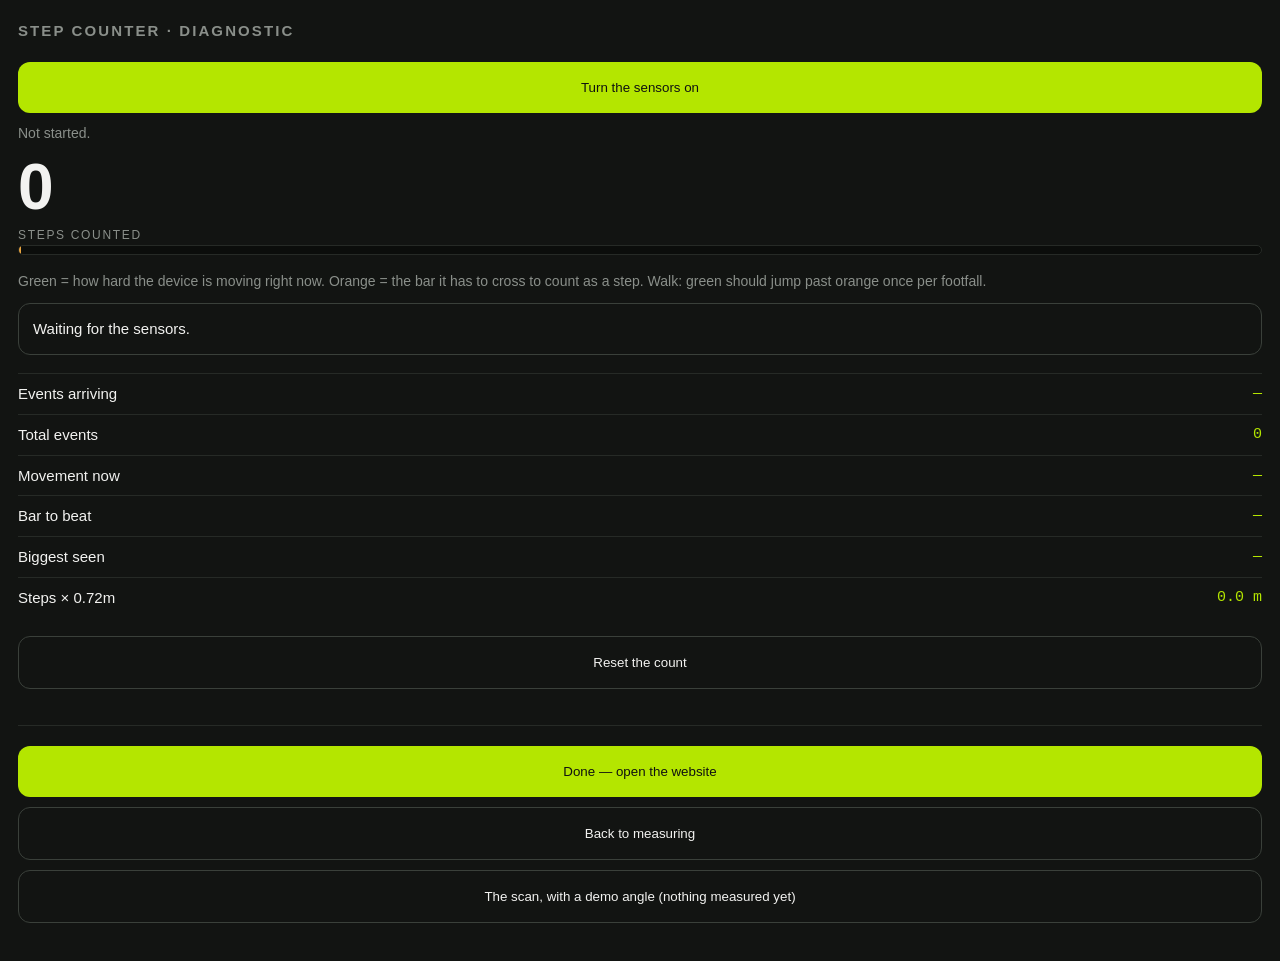
<file: sensors.html>
<!doctype html>
<html lang="en-GB">
<head>
<meta charset="utf-8">
<meta name="viewport" content="width=device-width,initial-scale=1,viewport-fit=cover">
<meta name="robots" content="noindex,nofollow">
<title>Sensors — is this phone counting steps?</title>
<!--
  A tool, not part of the site. Nothing links here and nothing here is branded.

  When the countdown does not move there are only three possible reasons, and
  guessing between them wastes a day:

    1. no events at all      -> motion access is off or was declined
    2. events, but no steps  -> the bar is above this device's actual shaking
    3. steps, but too few    -> the stride is wrong for whoever is walking

  This page shows which. It runs the SAME detector as assets/scan.js, so a
  number read here is the number the real page would have used.
-->
<style>
  :root{--ink:#F2F2F0;--dim:#8A8F8A;--lime:#B4E600;--bg:#121412;--warn:#E8A33D}
  *{box-sizing:border-box;-webkit-tap-highlight-color:transparent}
  body{margin:0;padding:20px 18px calc(28px + env(safe-area-inset-bottom));
    background:var(--bg);color:var(--ink);min-height:100vh;
    font:16px/1.45 -apple-system,BlinkMacSystemFont,"Segoe UI",Roboto,sans-serif}
  h1{font-size:15px;letter-spacing:.14em;text-transform:uppercase;color:var(--dim);
     margin:0 0 20px;font-weight:600}
  button{font:600 17px/1 inherit;color:#101210;background:var(--lime);border:0;
    border-radius:12px;padding:18px 20px;width:100%;margin:0 0 10px}
  button.ghost{background:transparent;color:var(--ink);border:1px solid #3A403A}
  .big{font-size:64px;font-weight:700;letter-spacing:-.03em;line-height:1;margin:10px 0 2px}
  .big small{display:block;font-size:12px;font-weight:500;color:var(--dim);
    letter-spacing:.14em;text-transform:uppercase;margin-top:10px}
  table{width:100%;border-collapse:collapse;margin:18px 0}
  td{padding:9px 0;border-top:1px solid #262A26;font-size:15px}
  td:last-child{text-align:right;font-family:ui-monospace,Menlo,monospace;color:var(--lime)}
  .bar{height:10px;background:#0B0D0B;border:1px solid #262A26;border-radius:6px;
    overflow:hidden;margin:4px 0 16px;position:relative}
  .bar i{position:absolute;inset:0 auto 0 0;background:var(--lime);width:0}
  .bar u{position:absolute;top:-3px;bottom:-3px;width:2px;background:var(--warn)}
  p{color:#C9CEC9;margin:0 0 12px}
  .hint{font-size:14px;color:var(--dim)}
  .verdict{border:1px solid #3A403A;border-radius:12px;padding:14px;margin:0 0 16px;font-size:15px}
  /* every tool page needs a way out of it */
  a{text-decoration:none;display:block}
  .out{margin-top:26px;border-top:1px solid #262A26;padding-top:20px}
</style>
</head>
<body>

<h1>Step counter · diagnostic</h1>

<button id="start">Turn the sensors on</button>
<p class="hint" id="perm">Not started.</p>

<div class="big" id="steps">0<small>steps counted</small></div>

<div class="bar"><i id="fill"></i><u id="mark"></u></div>
<p class="hint">Green = how hard the device is moving right now. Orange = the bar it has
   to cross to count as a step. Walk: green should jump past orange once per footfall.</p>

<div class="verdict" id="verdict">Waiting for the sensors.</div>

<table>
  <tr><td>Events arriving</td><td id="hz">—</td></tr>
  <tr><td>Total events</td><td id="n">0</td></tr>
  <tr><td>Movement now</td><td id="dyn">—</td></tr>
  <tr><td>Bar to beat</td><td id="barv">—</td></tr>
  <tr><td>Biggest seen</td><td id="peak">—</td></tr>
  <tr><td>Steps &times; 0.72m</td><td id="metres">0.0 m</td></tr>
</table>

<button class="ghost" id="reset">Reset the count</button>

<div class="out">
  <a href="index.html"><button>Done — open the website</button></a>
  <a href="measure.html"><button class="ghost">Back to measuring</button></a>
  <a href="scan.html?act=open" id="toscan"><button class="ghost" id="toscan-label">The scan, from the top</button></a>
</div>

<script>
/* the detector, character for character the one in assets/scan.js */
let steps = 0, lastPeak = 0, ema = 9.8, dev = 0.4, armed = true;
let n = 0, peak = 0, firstAt = 0, lastAt = 0;

const $ = (id) => document.getElementById(id);

function onMotion(e) {
  const a = e.accelerationIncludingGravity;
  if (!a) return;
  const mag = Math.hypot(a.x || 0, a.y || 0, a.z || 0);
  ema = ema * 0.92 + mag * 0.08;
  const dyn = Math.abs(mag - ema);
  dev = dev * 0.96 + dyn * 0.04;

  const bar = Math.max(0.32, dev * 1.5);
  const t = e.timeStamp || performance.now();

  if (armed && dyn > bar && t - lastPeak > 250) { armed = false; lastPeak = t; steps++; }
  else if (!armed && dyn < bar * 0.55) { armed = true; }

  n++;
  if (!firstAt) firstAt = t;
  lastAt = t;
  if (dyn > peak) peak = dyn;

  paint(dyn, bar);
}

function paint(dyn, bar) {
  const scale = 6;                                  // m/s², full width of the meter
  $('steps').innerHTML = steps + '<small>steps counted</small>';
  $('fill').style.width = Math.min(100, dyn / scale * 100) + '%';
  $('mark').style.left = Math.min(100, bar / scale * 100) + '%';
  $('dyn').textContent = dyn.toFixed(2) + ' m/s²';
  $('barv').textContent = bar.toFixed(2) + ' m/s²';
  $('peak').textContent = peak.toFixed(2) + ' m/s²';
  $('n').textContent = n;
  $('metres').textContent = (steps * 0.72).toFixed(1) + ' m';

  const secs = (lastAt - firstAt) / 1000;
  $('hz').textContent = secs > 1 ? Math.round(n / secs) + ' per second' : 'measuring…';

  // say which of the three problems this is, rather than making anyone guess
  if (n < 5) $('verdict').textContent = 'No readings yet. If this stays here, motion access is off.';
  else if (peak < 0.4) $('verdict').innerHTML = 'Readings are arriving but the device is barely moving — <b>walk with it</b>.';
  else if (steps === 0) $('verdict').innerHTML = 'Moving, but nothing clears the bar. <b>Tell ApeQ the "biggest seen" number.</b>';
  else $('verdict').innerHTML = 'Counting. Walk exactly 20 steps and check it says <b>20</b>.';
}

$('start').addEventListener('click', async () => {
  if (!window.DeviceMotionEvent) {
    $('perm').textContent = 'This browser has no motion sensor API at all.';
    return;
  }
  if (typeof DeviceMotionEvent.requestPermission === 'function') {
    try {
      const r = await DeviceMotionEvent.requestPermission();
      $('perm').textContent = 'Motion access: ' + r;
      if (r !== 'granted') {
        $('perm').textContent += ' — turn on Settings → Apps → Safari → Motion & Orientation Access, then reload.';
        return;
      }
    } catch (err) {
      $('perm').textContent = 'Could not ask for motion access: ' + err.message;
      return;
    }
  } else {
    $('perm').textContent = 'Motion access: not gated on this device.';
  }
  window.addEventListener('devicemotion', onMotion);
  $('start').textContent = 'Sensors on — start walking';
});

/* The scan hides its chevrons when no turn angle is set — that is the rule, and
   it is right. But a bare link to scan.html?act=open therefore lands on the one
   version with no arrows at all, which reads as "the arrows are broken". So the
   link carries whatever measure.html last saved, and says which it is using. */
(() => {
  let m = {};
  try { m = JSON.parse(localStorage.getItem('bmu.measure')) || {}; } catch (e) { /* fine */ }
  const measured = m.turn != null;
  const turn = measured ? m.turn : 90;
  const metres = m.paces ? Math.round(m.paces * (m.stride || 0.7)) : 20;
  $('toscan').href = `scan.html?p=barriers&act=open&turn=${turn}&m=${metres}`;
  $('toscan-label').textContent = measured
    ? `The scan, with your ${turn}° and ${metres}m`
    : 'The scan, with a demo angle (nothing measured yet)';
})();

$('reset').addEventListener('click', () => {
  steps = 0; n = 0; peak = 0; firstAt = 0; armed = true; dev = 0.4;
  paint(0, 0.32);
});
</script>
</body>
</html>
</file>
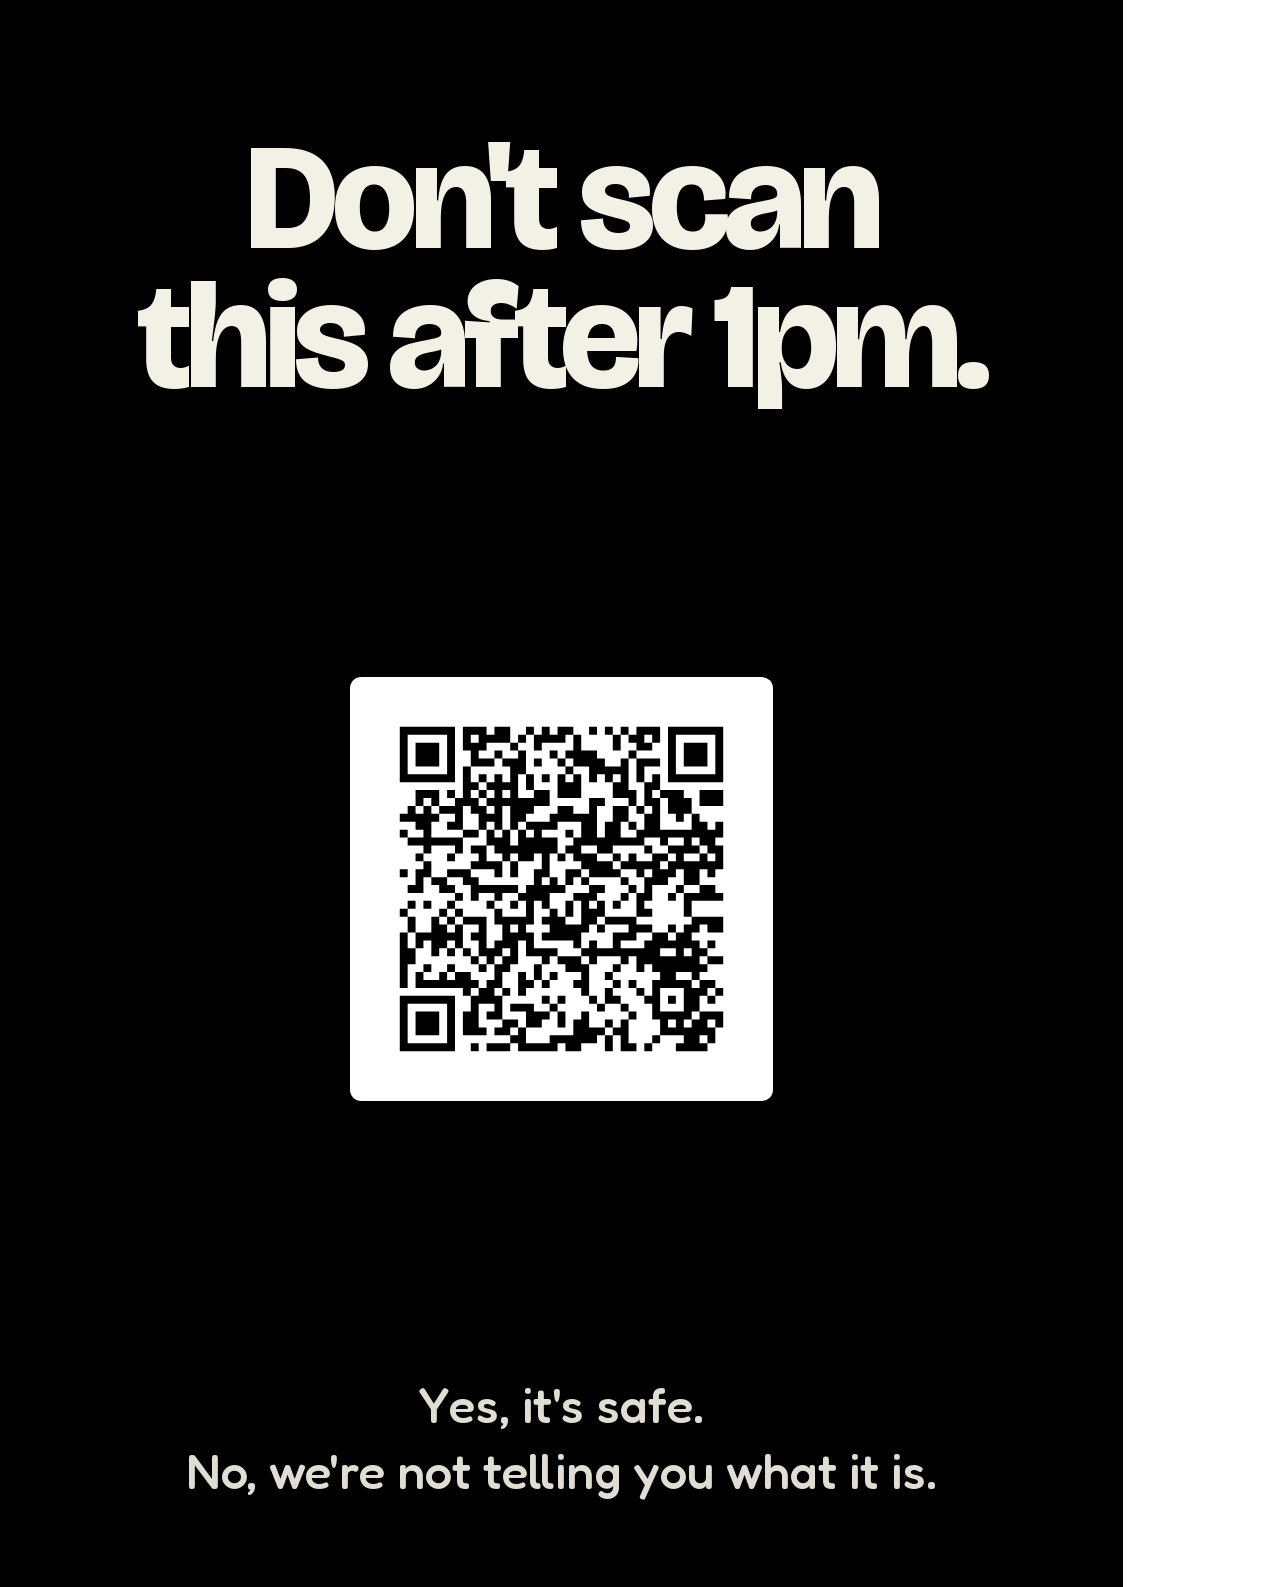
<file: poster/poster.html>
<!DOCTYPE html>
<html lang="en-GB">
<head>
<meta charset="UTF-8">
<title>Poster — don't scan this after 1pm</title>
<link rel="icon" href="data:,">
<!-- fonts live in this repo, not on Google: one host, nothing to fail separately -->
<link rel="stylesheet" href="../assets/fonts.css">
<style>
/* =========================================================================
   THE POSTER. A3 portrait, 297 x 420mm.

   One sentence, one code, nothing else. No logo, no name, no green, no
   coffee. The whole idea dies the moment it explains itself — the secret
   only exists on the phone.

   The one concession: a small line at the foot. An unbranded QR in a railway
   station is exactly what a scam looks like, and people have been trained to
   distrust them. So the poster answers that fear in a way that makes the
   mystery worse rather than better.
   ========================================================================= */
@page{size:A3 portrait;margin:0}
*{box-sizing:border-box;margin:0;padding:0}
html,body{background:#fff}
.sheet{
  width:297mm;height:420mm;background:#000;color:#F3F0E6;
  display:flex;flex-direction:column;align-items:center;justify-content:space-between;
  padding:34mm 24mm 22mm;
  font-family:'Bricolage Grotesque',system-ui,sans-serif;
}
h1{
  font-size:40mm;line-height:.92;font-weight:800;letter-spacing:-.045em;
  text-align:center;text-wrap:balance;
}
.code{
  background:#fff;padding:9mm;border-radius:3mm;
  width:112mm;height:112mm;display:flex;align-items:center;justify-content:center;
}
.code img{width:100%;height:100%;display:block}
.foot{
  font-family:'Fredoka',sans-serif;font-weight:500;
  font-size:13mm;letter-spacing:0;text-align:center;
  color:rgba(243,240,230,.92);line-height:1.35;max-width:250mm;
}
</style>
</head>
<body>
  <div class="sheet">
    <h1>Don't scan this after&nbsp;1pm.</h1>
    <div class="code"><img src="qr-barriers.svg" alt=""></div>
    <p class="foot">Yes, it's safe.<br>No, we're not telling you what it is.</p>
  </div>
</body>
</html>
</file>
<file: assets/fonts.css>
/* =========================================================================
   The three faces, served from this repo instead of from Google.

   Mukta's iPad rendered the tagline in the system script face on 11 Aug 2026.
   Nothing in the CSS had changed: the stylesheet arrived, Bricolage and
   Fredoka arrived, and Caveat's own file did not — so the fallback stuck.
   On station wi-fi at seven in the morning that will happen again, and a site
   that loses its handwriting halfway through a pitch is not one you can show
   anybody.

   Same files, latin subset, now on the same host as the page: one connection
   instead of three, and no third party left to fail on its own.
   ========================================================================= */

@font-face {
  font-family: 'Bricolage Grotesque';
  font-style: normal;
  font-weight: 500;
  font-stretch: 100%;
  font-display: swap;
  src: url(fonts/bricolage-grotesque.woff2) format('woff2');
  unicode-range: U+0000-00FF, U+0131, U+0152-0153, U+02BB-02BC, U+02C6, U+02DA, U+02DC, U+0304, U+0308, U+0329, U+2000-206F, U+20AC, U+2122, U+2191, U+2193, U+2212, U+2215, U+FEFF, U+FFFD;
}

@font-face {
  font-family: 'Bricolage Grotesque';
  font-style: normal;
  font-weight: 600;
  font-stretch: 100%;
  font-display: swap;
  src: url(fonts/bricolage-grotesque.woff2) format('woff2');
  unicode-range: U+0000-00FF, U+0131, U+0152-0153, U+02BB-02BC, U+02C6, U+02DA, U+02DC, U+0304, U+0308, U+0329, U+2000-206F, U+20AC, U+2122, U+2191, U+2193, U+2212, U+2215, U+FEFF, U+FFFD;
}

@font-face {
  font-family: 'Bricolage Grotesque';
  font-style: normal;
  font-weight: 700;
  font-stretch: 100%;
  font-display: swap;
  src: url(fonts/bricolage-grotesque.woff2) format('woff2');
  unicode-range: U+0000-00FF, U+0131, U+0152-0153, U+02BB-02BC, U+02C6, U+02DA, U+02DC, U+0304, U+0308, U+0329, U+2000-206F, U+20AC, U+2122, U+2191, U+2193, U+2212, U+2215, U+FEFF, U+FFFD;
}

@font-face {
  font-family: 'Bricolage Grotesque';
  font-style: normal;
  font-weight: 800;
  font-stretch: 100%;
  font-display: swap;
  src: url(fonts/bricolage-grotesque.woff2) format('woff2');
  unicode-range: U+0000-00FF, U+0131, U+0152-0153, U+02BB-02BC, U+02C6, U+02DA, U+02DC, U+0304, U+0308, U+0329, U+2000-206F, U+20AC, U+2122, U+2191, U+2193, U+2212, U+2215, U+FEFF, U+FFFD;
}

@font-face {
  font-family: 'Caveat';
  font-style: normal;
  font-weight: 500;
  font-display: swap;
  src: url(fonts/caveat.woff2) format('woff2');
  unicode-range: U+0000-00FF, U+0131, U+0152-0153, U+02BB-02BC, U+02C6, U+02DA, U+02DC, U+0304, U+0308, U+0329, U+2000-206F, U+20AC, U+2122, U+2191, U+2193, U+2212, U+2215, U+FEFF, U+FFFD;
}

@font-face {
  font-family: 'Caveat';
  font-style: normal;
  font-weight: 600;
  font-display: swap;
  src: url(fonts/caveat.woff2) format('woff2');
  unicode-range: U+0000-00FF, U+0131, U+0152-0153, U+02BB-02BC, U+02C6, U+02DA, U+02DC, U+0304, U+0308, U+0329, U+2000-206F, U+20AC, U+2122, U+2191, U+2193, U+2212, U+2215, U+FEFF, U+FFFD;
}

@font-face {
  font-family: 'Caveat';
  font-style: normal;
  font-weight: 700;
  font-display: swap;
  src: url(fonts/caveat.woff2) format('woff2');
  unicode-range: U+0000-00FF, U+0131, U+0152-0153, U+02BB-02BC, U+02C6, U+02DA, U+02DC, U+0304, U+0308, U+0329, U+2000-206F, U+20AC, U+2122, U+2191, U+2193, U+2212, U+2215, U+FEFF, U+FFFD;
}

@font-face {
  font-family: 'Fredoka';
  font-style: normal;
  font-weight: 400;
  font-stretch: 100%;
  font-display: swap;
  src: url(fonts/fredoka.woff2) format('woff2');
  unicode-range: U+0000-00FF, U+0131, U+0152-0153, U+02BB-02BC, U+02C6, U+02DA, U+02DC, U+0304, U+0308, U+0329, U+2000-206F, U+20AC, U+2122, U+2191, U+2193, U+2212, U+2215, U+FEFF, U+FFFD;
}

@font-face {
  font-family: 'Fredoka';
  font-style: normal;
  font-weight: 500;
  font-stretch: 100%;
  font-display: swap;
  src: url(fonts/fredoka.woff2) format('woff2');
  unicode-range: U+0000-00FF, U+0131, U+0152-0153, U+02BB-02BC, U+02C6, U+02DA, U+02DC, U+0304, U+0308, U+0329, U+2000-206F, U+20AC, U+2122, U+2191, U+2193, U+2212, U+2215, U+FEFF, U+FFFD;
}

@font-face {
  font-family: 'Fredoka';
  font-style: normal;
  font-weight: 600;
  font-stretch: 100%;
  font-display: swap;
  src: url(fonts/fredoka.woff2) format('woff2');
  unicode-range: U+0000-00FF, U+0131, U+0152-0153, U+02BB-02BC, U+02C6, U+02DA, U+02DC, U+0304, U+0308, U+0329, U+2000-206F, U+20AC, U+2122, U+2191, U+2193, U+2212, U+2215, U+FEFF, U+FFFD;
}
</file>
